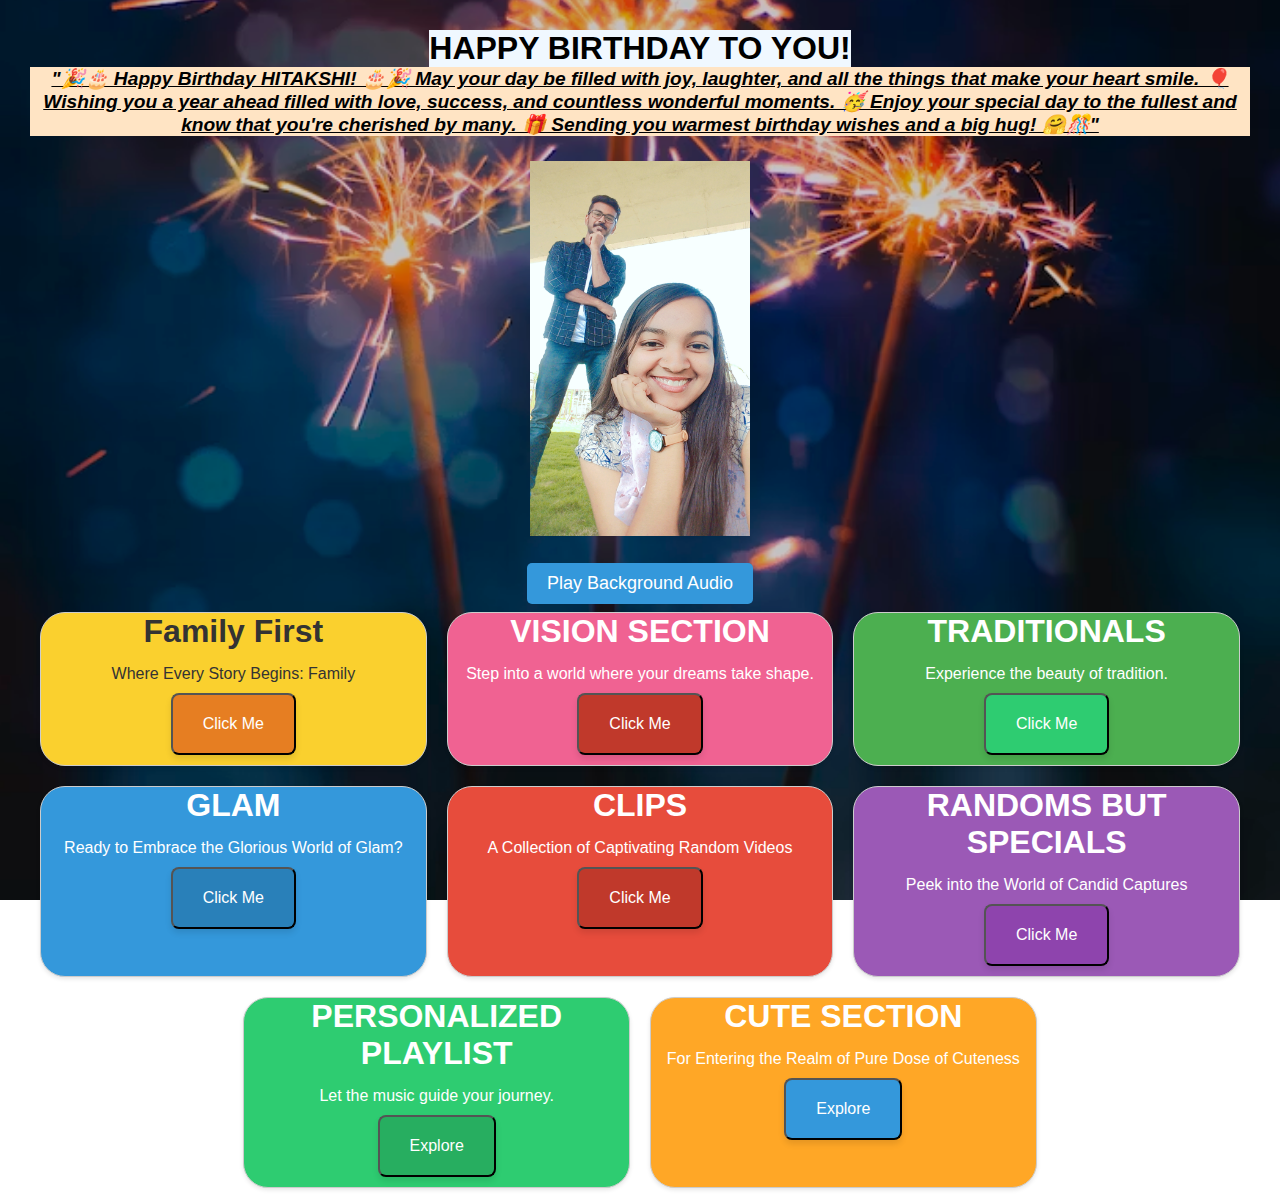
<file: index.html>
<!DOCTYPE html>
<html>

<head>
    <title>Happy Birthday</title>
    <link rel="stylesheet" type="text/css" href="styles.css">
</head>

<body>
    <div class="background-image">
        <div class="content">
            
            <header>
                <h1 style="background-color: aliceblue; display: inline-block;">HAPPY BIRTHDAY TO YOU!</h1>
                <p style=" margin-top: 20px black; background-color: bisque; text-decoration: underline; font-size: 1.2rem; font-weight: 600;"><i>"🎉🎂 Happy Birthday HITAKSHI! 🎂🎉 May your day be filled with joy, laughter, and all the things that make
                    your heart smile. 🎈 Wishing you a year ahead filled with love, success, and countless wonderful
                    moments. 🥳 Enjoy your special day to the fullest and know that you're cherished by many. 🎁 Sending
                    you warmest birthday wishes and a big hug! 🤗🎊" </i></p>
                <img src="images/home.jpg" style="margin-top: 25px; height: 375px; width: 220px;">
            </header>
            <audio id="background-audio" loop>
                <!-- Add your background audio source here -->
                <source src="songs/bdbg (1).mp3" type="audio/mpeg">
            </audio>
            <button id="playButton">Play Background Audio</button>
            <div class="cards">
                <!-- Card elements for themed pages -->
                <div class="card">
                    <h1>Family First</h1>
                    <p style="padding-top: 15px;">Where Every Story Begins: Family</p>
                    <button class="button-container"><a href="family.html" class="button-link">Click Me</a></button>
                </div>
                <div class="card">
                    <h1>VISION SECTION</h1>
                    <p style="padding-top: 15px;"> Step into a world where your dreams take shape.</p>
                    <button class="button-container"><a href="defense.html" class="button-link">Click Me</a></button>
                </div>
                <div class="card">
                    <h1>TRADITIONALS</h1>
                    <p style="padding-top: 15px;">Experience the beauty of tradition.</p>
                    <button class="button-container"><a href="traditional.html" class="button-link">Click Me</a></button>
                </div>
                <div class="card">
                    <h1>GLAM</h1>
                    <p style="padding-top: 15px;">Ready to Embrace the Glorious World of Glam?</p>
                    <button class="button-container"><a href="modern.html" class="button-link">Click Me</a></button>
                </div>
                <div class="card">
                    <h1>CLIPS</h1>
                    <p style="padding-top: 15px;">A Collection of Captivating Random Videos</p>
                    <button class="button-container"><a href="videos.html" class="button-link">Click Me</a></button>
                </div>
                <div class="card">
                    <h1>RANDOMS BUT SPECIALS</h1>
                    <p style="padding-top: 15px;">Peek into the World of Candid Captures</p>
                    <button class="button-container"><a href="random.html" class="button-link">Click Me</a></button>
                </div>
                <div class="card">
                    <h1>PERSONALIZED PLAYLIST</h1>
                    <p style="padding-top: 15px;"> Let the music guide your journey.</p>
                    <button class="button-container"><a href="songs.html" class="button-link">Explore</a></button>
                </div>
                <div class="card">
                    <h1>CUTE SECTION</h1>
                    <p style="padding-top: 15px;">For Entering the Realm of Pure Dose of Cuteness</p>
                    <button class="button-container"><a href="cute.html" class="button-link">Explore</a></button>
                </div>
            </div>
        </div>
    </div>
    <script src="script.js"></script>
</body>

</html>
</file>
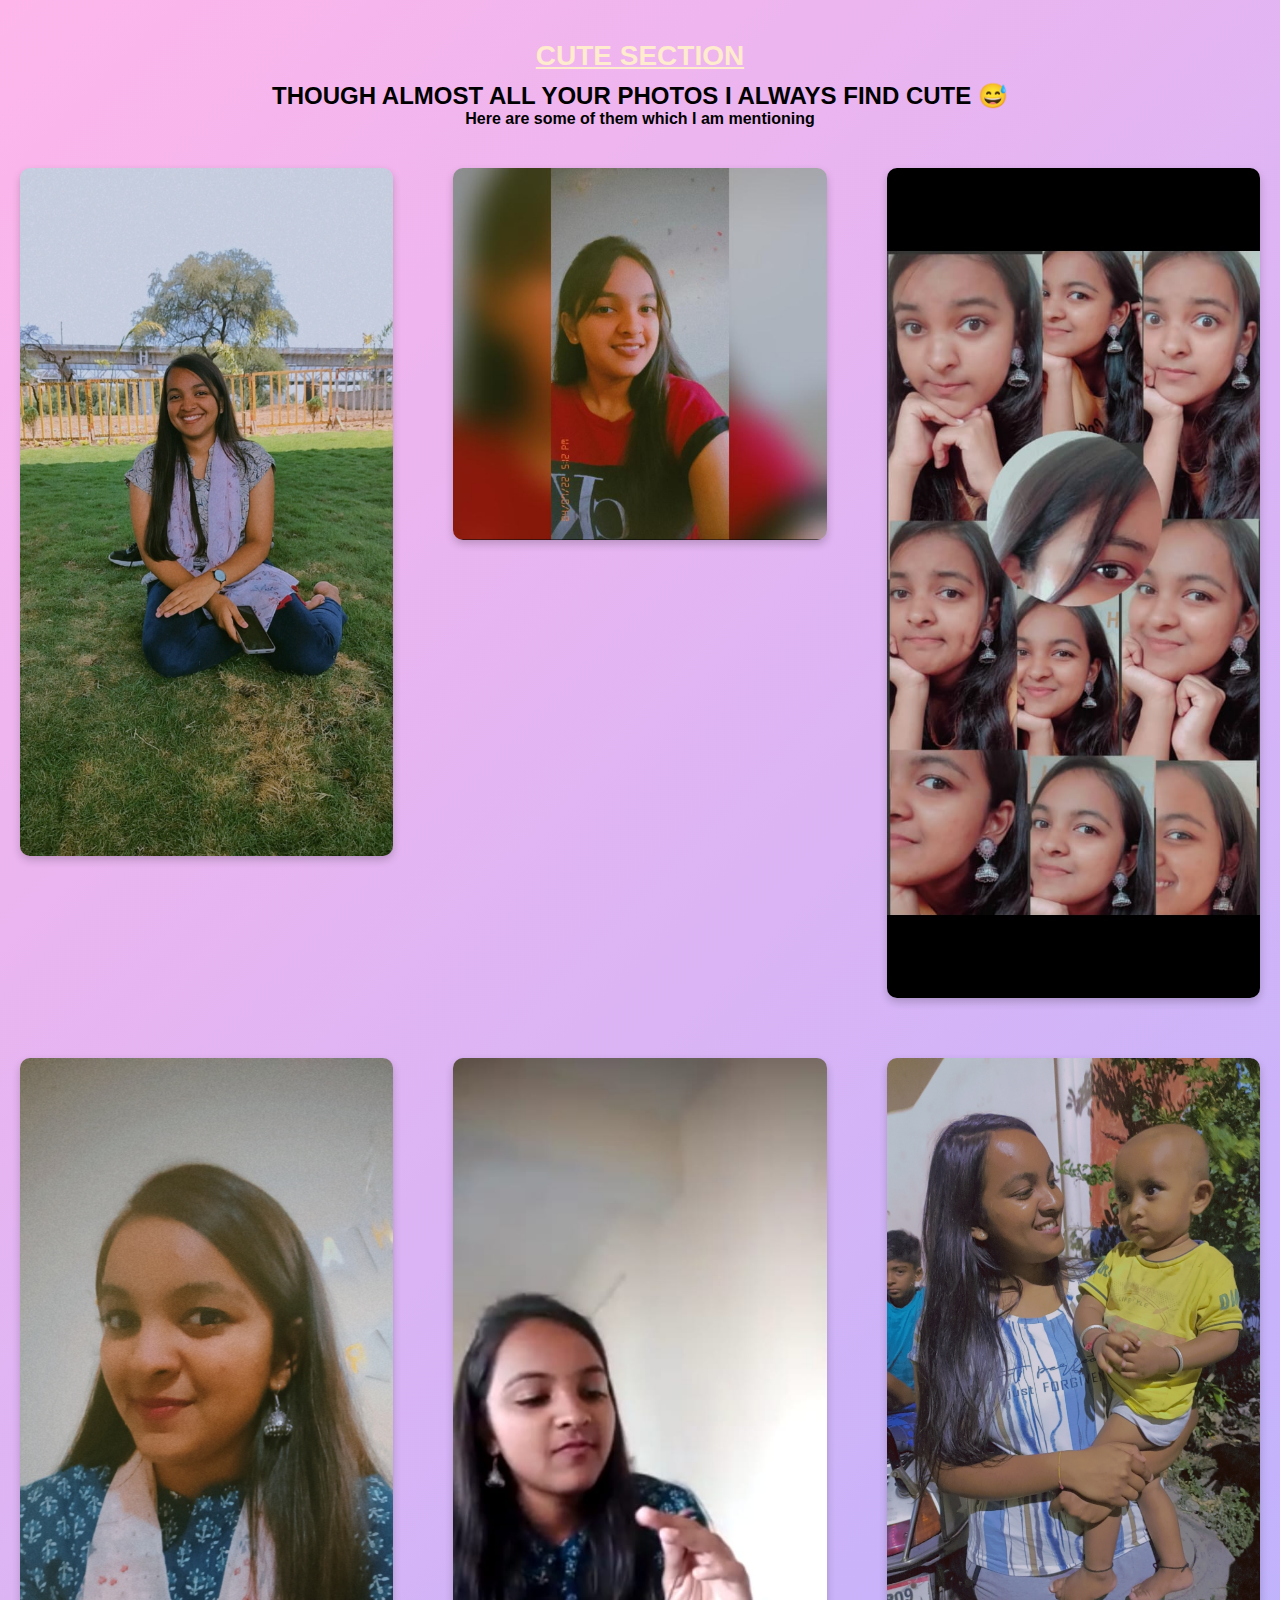
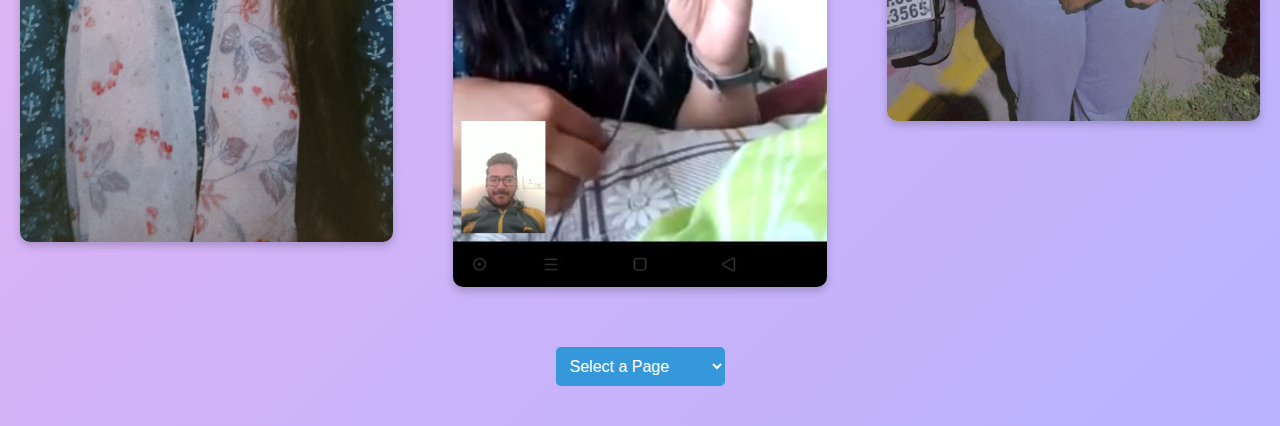
<file: cute.html>
<!DOCTYPE html>
<html>
<head>
    <title>Cute Photos</title>
    <link rel="stylesheet" type="text/css" href="cute-style.css">
</head>
<body>
    <div class="background-image">
        <div class="content">
            <header>
                <h1 style="text-decoration: underline; color: blanchedalmond;">CUTE SECTION</h1>
                <h2>THOUGH ALMOST ALL YOUR PHOTOS I ALWAYS FIND CUTE 😅</h2>
                <h4>Here are some of them which I am mentioning</h4>
            </header>
            <div class="photos">
                <img src="images/cute1.jpg" alt="Family Photo 1">
                <img src="images/cute2.jpg" alt="Family Photo 2">
                <img src="images/cute3.jpg" alt="Family Photo 3">
                <img src="images/cute4.jpg" alt="Family Photo 4">
                <img src="images/cute5.jpg" alt="Family Photo 5">
                <img src="images/cute6.jpg" alt="Family Photo 6">
            </div>
            <footer>
                <div class="navigation">
                    <select id="pageSelector" onchange="navigate()">
                        <option value="" disabled selected>Select a Page</option>
                        <option value="index.html">Home</option>
                        <option value="family.html">Home</option>
                        <option value="defense.html">Vision</option>
                        <option value="cute.html">Cute Photos</option>
                        <option value="traditional.html">Traditional Photos</option>
                        <option value="modern.html">Modern Photos</option>
                        <option value="videos.html">Videos</option>
                        <option value="random.html">Random Photos</option>
                        <option value="songs.html">Playlist</option>

                    </select>
                </div>
            </footer>
        </div>
    </div>
    <script src="script.js"></script>
</body>
</html>
</file>
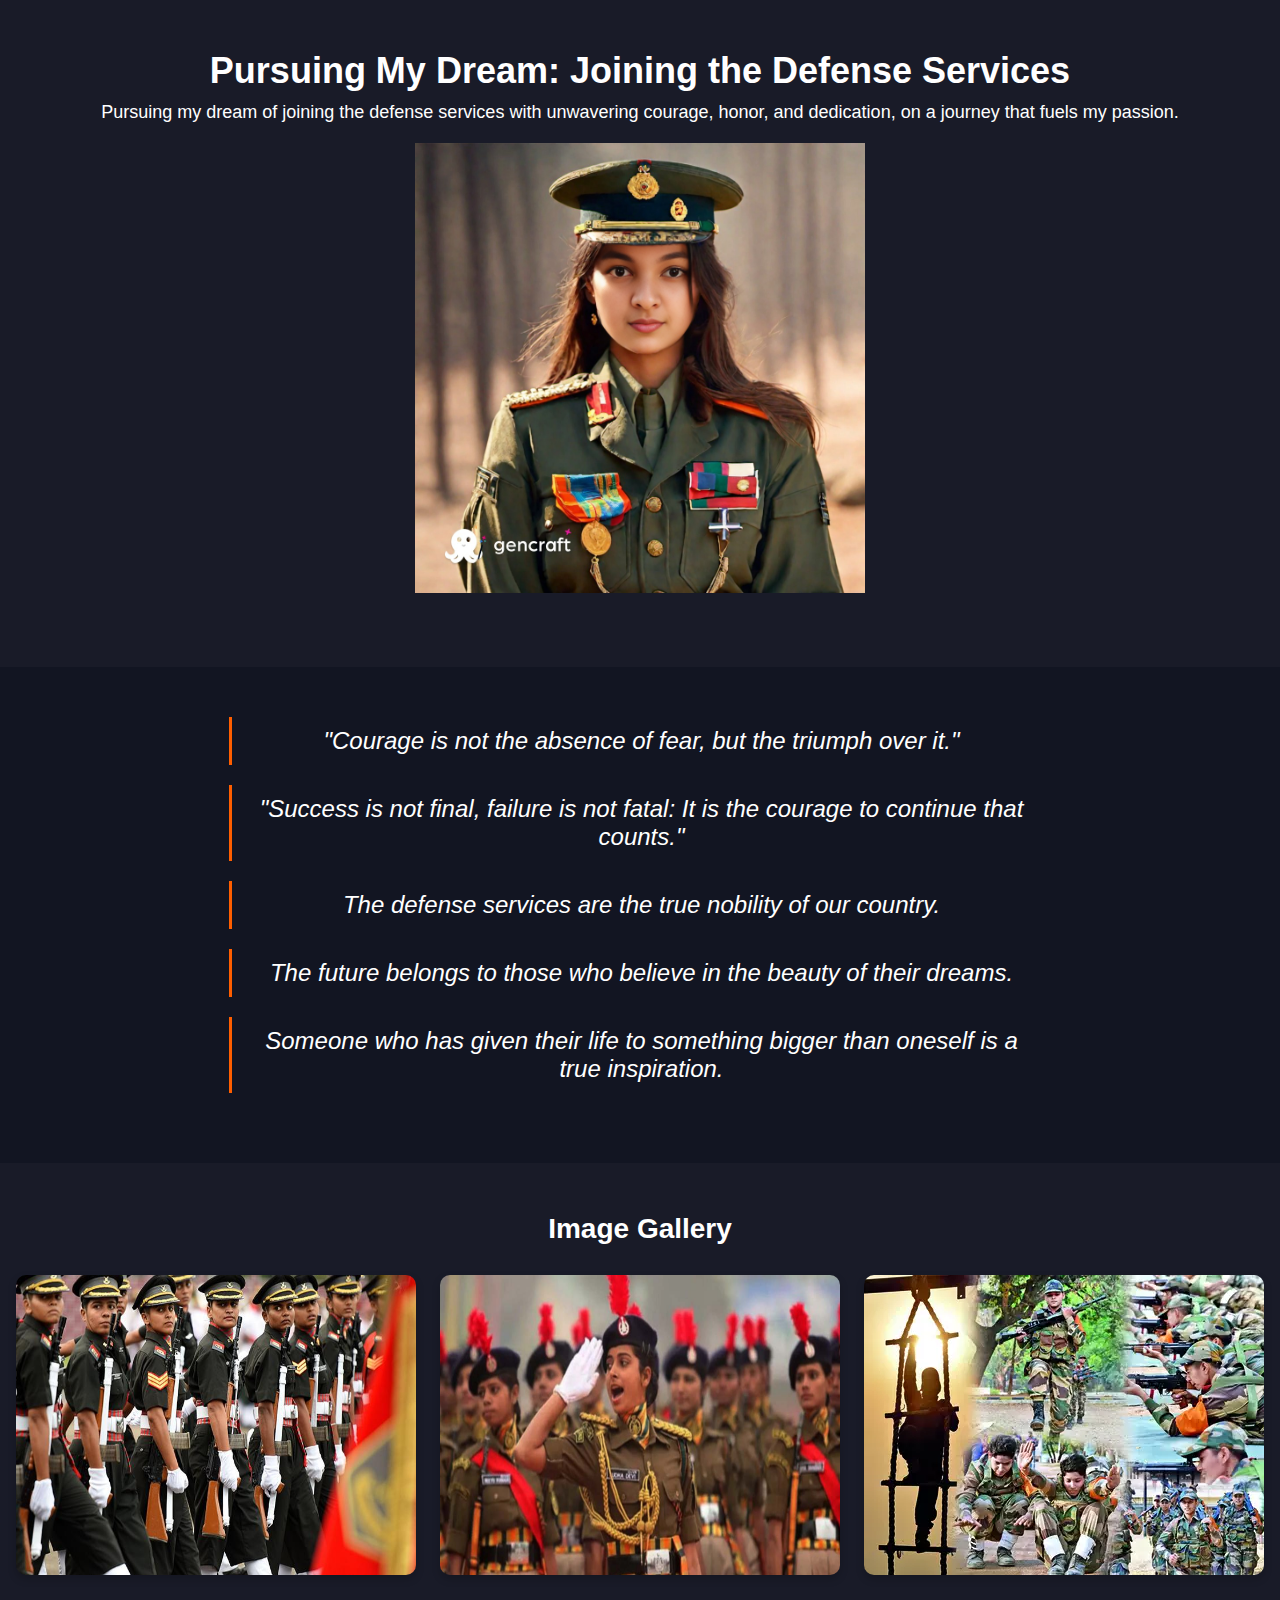
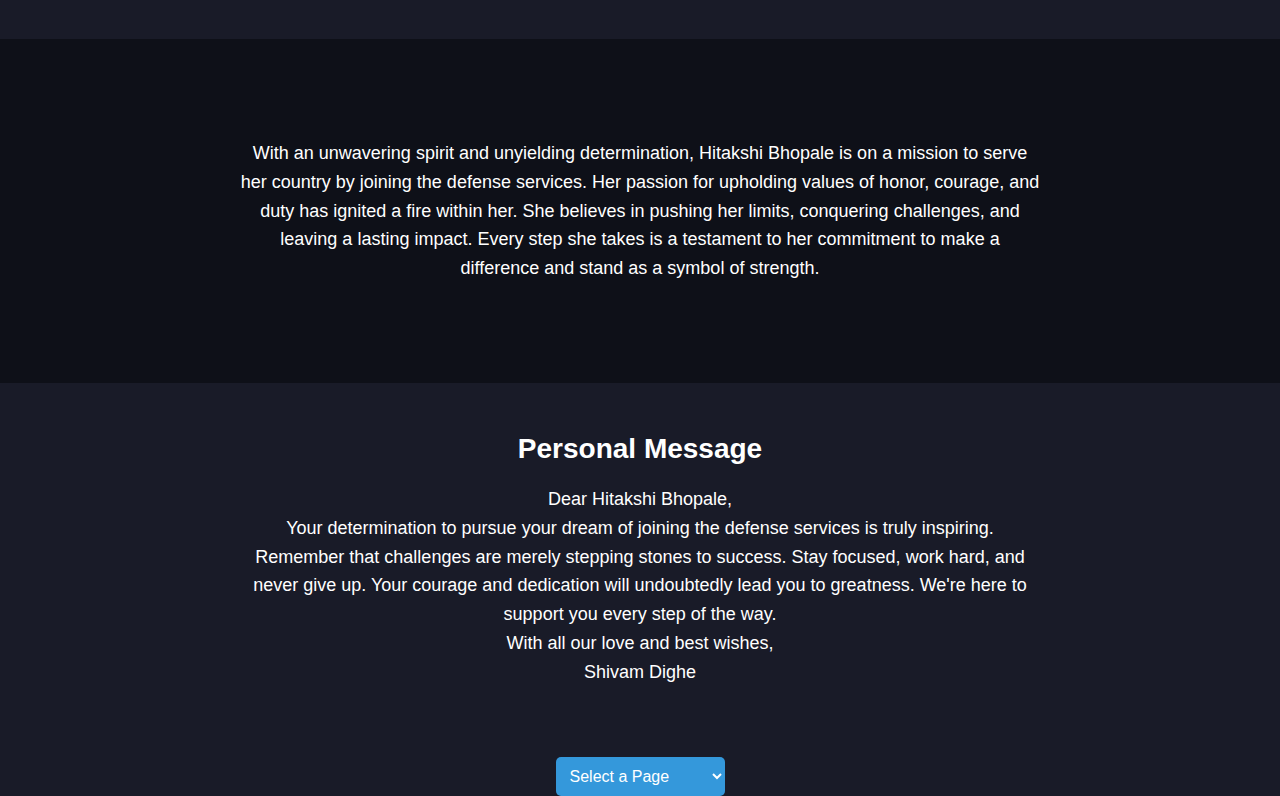
<file: defense.html>
<!DOCTYPE html>
<html>

<head>
    <title>Pursuing My Dream: Joining the Defense Services</title>
    <link rel="stylesheet" type="text/css" href="defense-style.css">
</head>

<body>
    <header>
        <h1>Pursuing My Dream: Joining the Defense Services</h1>
        <p>Pursuing my dream of joining the defense services with unwavering courage, honor, and dedication, on a
            journey that fuels my passion.</p>
        <img src="images/vision.jpg" alt="" srcset="" style="margin: 20px auto; width: 450px; height: 450px;">
    </header>

    <section class="quotes">
        <!-- Inspirational quotes will be added here -->
        <blockquote>
            "Courage is not the absence of fear, but the triumph over it."
        </blockquote>
        <blockquote>
            "Success is not final, failure is not fatal: It is the courage to continue that counts."
        </blockquote>
        <blockquote>
            The defense services are the true nobility of our country.
        </blockquote>
        <blockquote>
            The future belongs to those who believe in the beauty of their dreams.
        </blockquote>
        <blockquote>
            Someone who has given their life to something bigger than oneself is a true inspiration.
        </blockquote>

    </section>

    <section class="image-gallery">
        <!-- Image gallery will be added here -->
        <h2>Image Gallery</h2>
        <div class="image">
            <img src="images/d1.jpg" alt="Soldier 1" width="400px" height="300px">
        </div>
        <div class="image">
            <img src="images/d2.jpg" alt="Military Life" width="400px" height="300px">
        </div>
        <div class="image">
            <img src="images/d3.jpg" alt="Training" width="400px" height="300px">
        </div>
    </section>

    <section class="text-content">
        <!-- Text content about her dream will be added here -->
        <div class="text-content">
            <p>With an unwavering spirit and unyielding determination, Hitakshi Bhopale is on a mission to serve her
                country by joining the defense services. Her passion for upholding values of honor, courage, and duty
                has ignited a fire within her. She believes in pushing her limits, conquering challenges, and leaving a
                lasting impact. Every step she takes is a testament to her commitment to make a difference and stand as
                a symbol of strength.</p>
        </div>

    </section>

    <section class="personal-message">
        <!-- Personal message will be added here -->
        <h2>Personal Message</h2>
        <p>Dear Hitakshi Bhopale,</p>
        <p>Your determination to pursue your dream of joining the defense services is truly inspiring. Remember that challenges are merely stepping stones to success. Stay focused, work hard, and never give up. Your courage and dedication will undoubtedly lead you to greatness. We're here to support you every step of the way.</p>
        <p>With all our love and best wishes,</p>
        <p>Shivam Dighe</p>
    </section>

    
    <div class="navigation">
        <select id="pageSelector" onchange="navigate()">
            <option value="" disabled selected>Select a Page</option>
            <option value="index.html">Home</option>
            <option value="family.html">Family</option>
            <option value="defense.html">Vision</option>
            <option value="cute.html">Cute Photos</option>
            <option value="traditional.html">Traditional Photos</option>
            <option value="modern.html">Modern Photos</option>
            <option value="videos.html">Videos</option>
            <option value="random.html">Random Photos</option>
            <option value="songs.html">Playlist</option>

        </select>
    </div>

    <script src="script.js"></script>
</body>

</html>
</file>
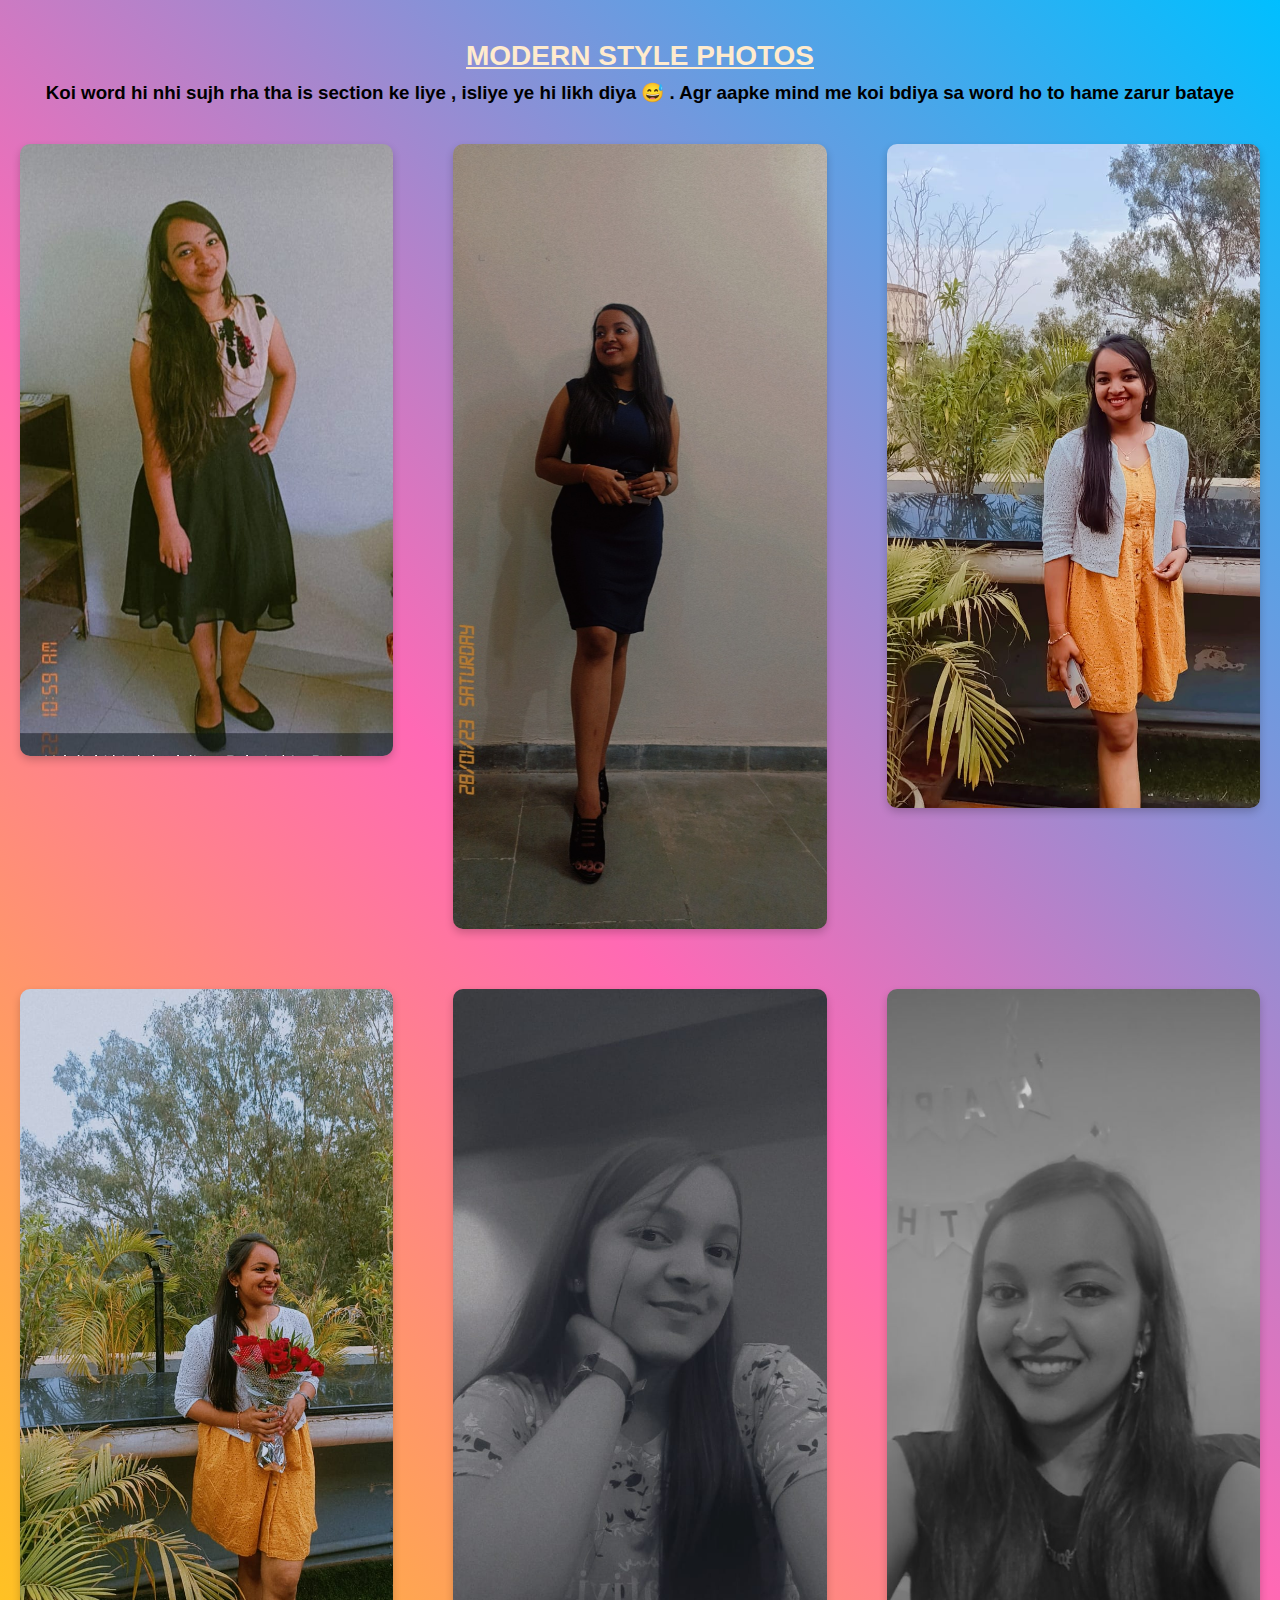
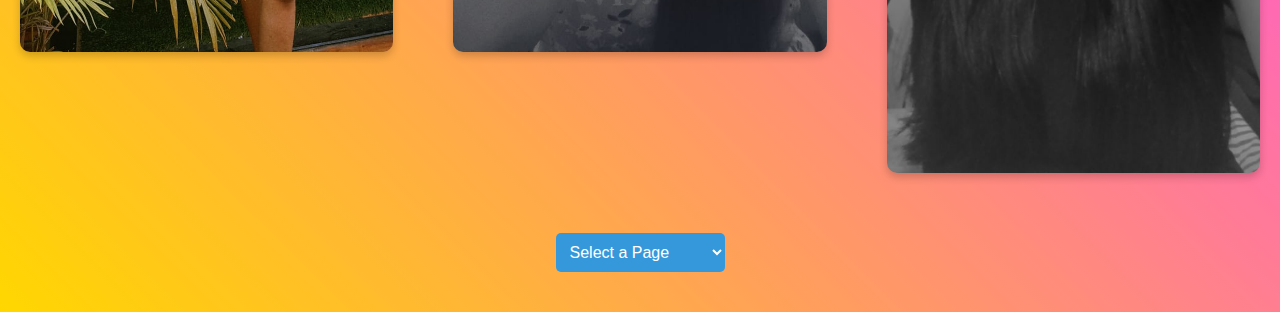
<file: modern.html>
<!DOCTYPE html>
<html>

<head>
    <title>Modern Photos</title>
    <link rel="stylesheet" type="text/css" href="modern-style.css">
</head>

<body>
    <div class="background-image">
        <div class="content">
            <header>
                <h1 style="text-decoration: underline; color: blanchedalmond;">MODERN STYLE PHOTOS</h1>
                <h3>Koi word hi nhi sujh rha tha is section ke liye , isliye ye hi likh diya 😅 . Agr aapke mind me koi
                    bdiya sa word ho to hame zarur bataye</h3>
            </header>
            <div class="photos">
                <img src="images/modern1.jpg" alt="Family Photo 1">
                <img src="images/modern2.jpg" alt="Family Photo 2">
                <img src="images/modern3.jpg" alt="Family Photo 3">
                <img src="images/modern4.jpg" alt="Family Photo 4">
                <img src="images/modern5.jpg" alt="Family Photo 5">
                <img src="images/modern6.jpg" alt="Family Photo 6">
            </div>
            <footer>
                <div class="navigation">
                    <select id="pageSelector" onchange="navigate()">
                        <option value="" disabled selected>Select a Page</option>
                        <option value="index.html">Home</option>
                        <option value="family.html">Family Time</option>
                        <option value="defense.html">Vision</option>
                        <option value="cute.html">Cute Photos</option>
                        <option value="traditional.html">Traditional Photos</option>
                        <option value="modern.html">Modern Photos</option>
                        <option value="videos.html">Videos</option>
                        <option value="random.html">Random Photos</option>
                        <option value="songs.html">Playlist</option>

                    </select>
                </div>
            </footer>
        </div>
    </div>
    <script src="script.js"></script>
</body>

</html>
</file>
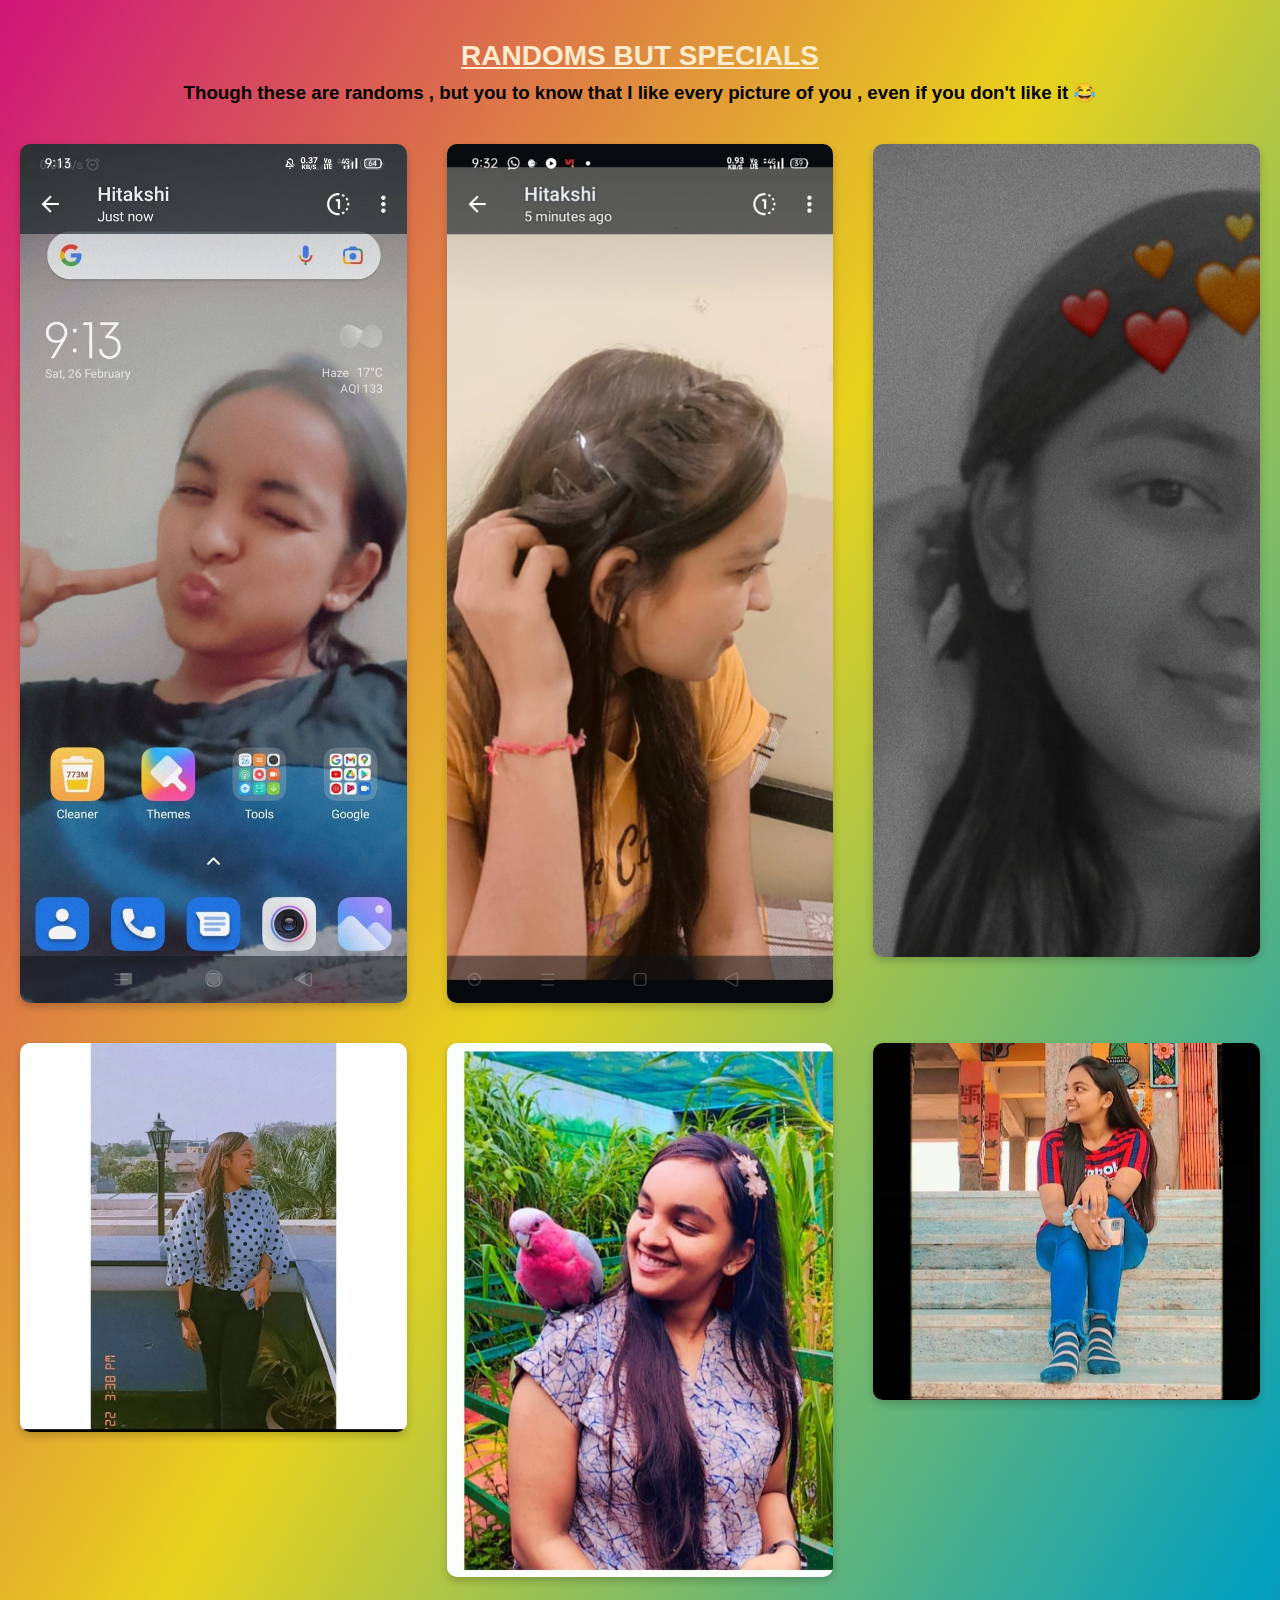
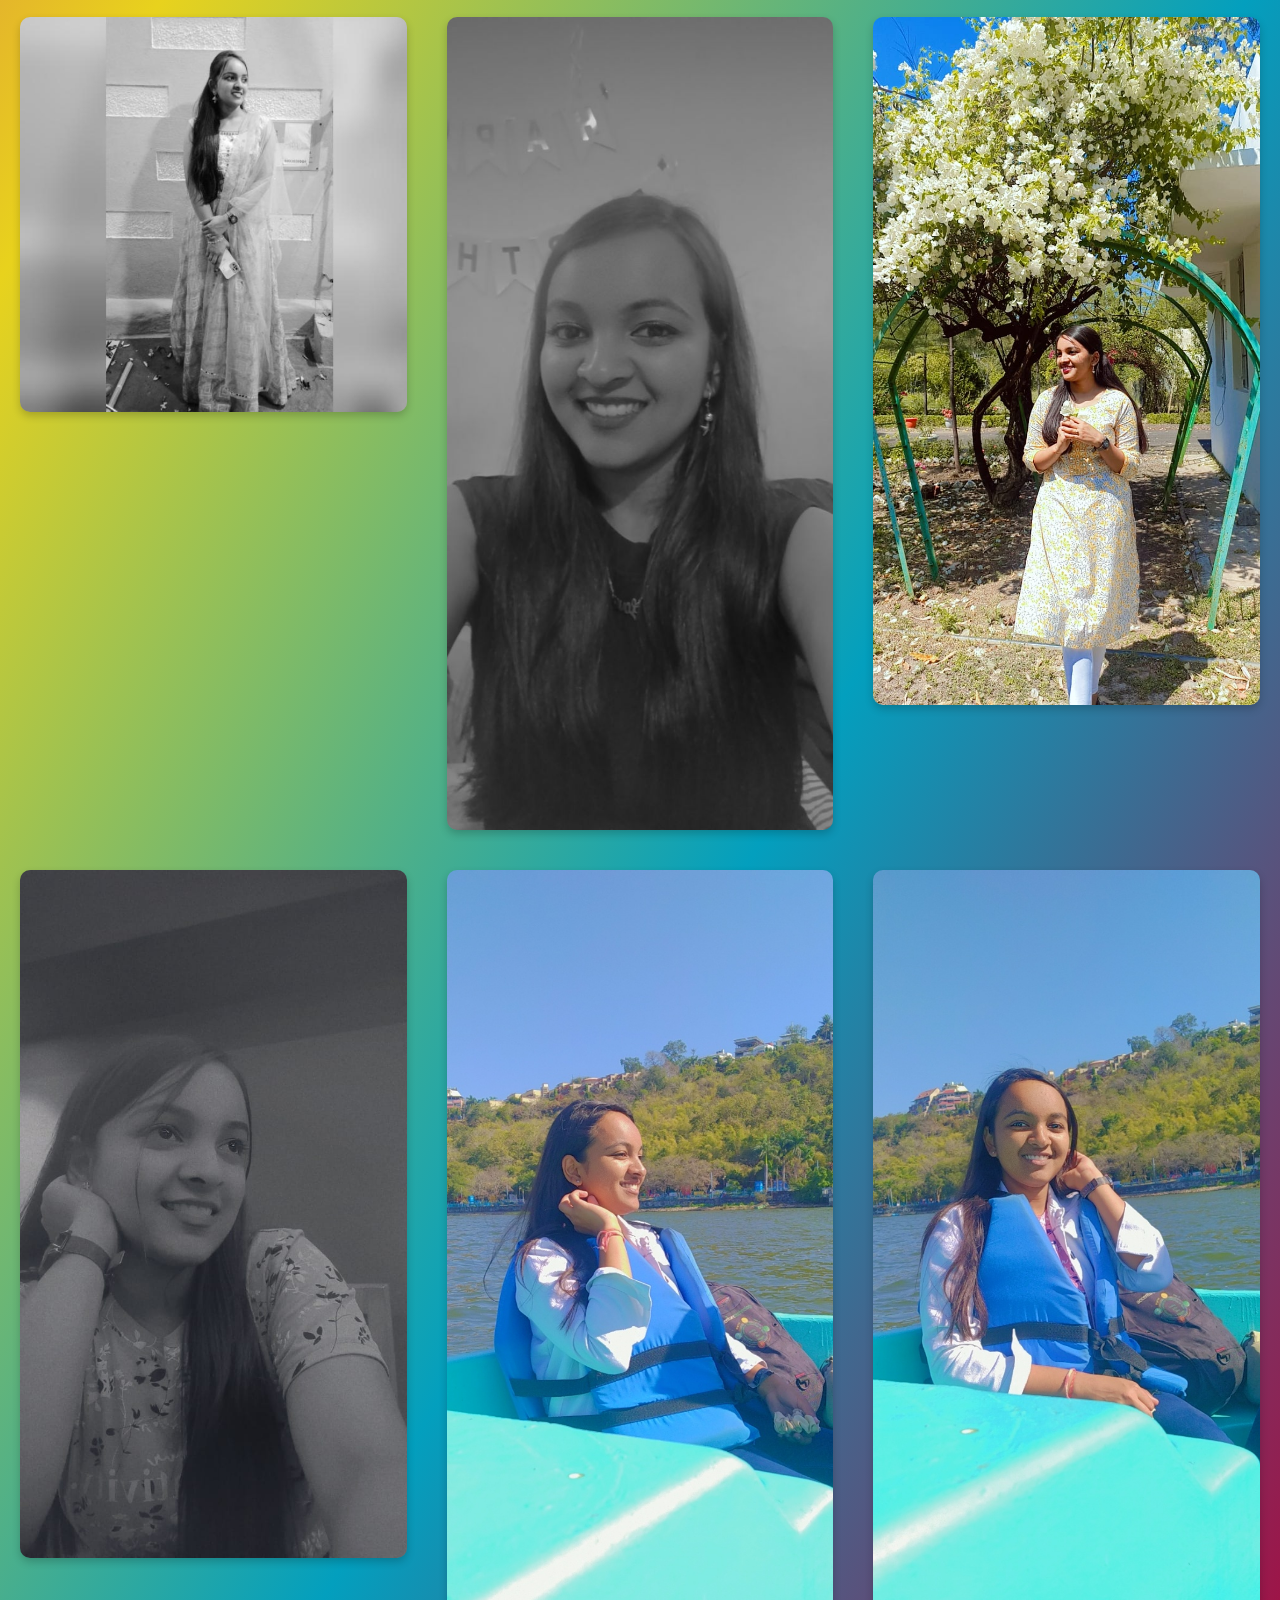
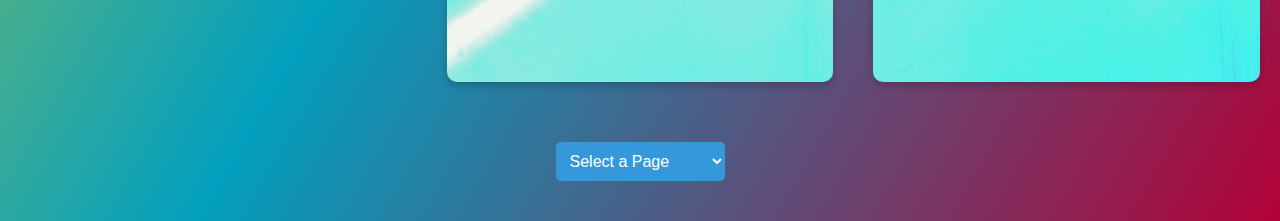
<file: random.html>
<!DOCTYPE html>
<html>
<head>
    <title>Random Photos</title>
    <link rel="stylesheet" type="text/css" href="random-style.css">
</head>
<body>
    <div class="background-image">
        <div class="content">
            <header>
                <h1 style="text-decoration: underline; color: blanchedalmond;">RANDOMS BUT SPECIALS</h1>
                <h3>Though these are randoms , but you to know that I like every picture of you , even if you don't like it 😂</h3>
            </header>
            <div class="photos">
                <img src="images/r1.jpg" alt="Family Photo 1">
                <img src="images/r2.jpg" alt="Family Photo 2">
                <img src="images/r3.jpg" alt="Family Photo 3">
                <img src="images/r4.jpg" alt="Family Photo 4">
                <img src="images/r5.jpg" alt="Family Photo 5">
                <img src="images/r6.jpg" alt="Family Photo 6">
                <img src="images/r7.jpg" alt="Family Photo 7">
                <img src="images/r8.jpg" alt="Family Photo 8">
                <img src="images/r9.jpg" alt="Family Photo 9">
                <img src="images/r10.jpg" alt="Family Photo 10">
                <img src="images/r11.jpg" alt="Family Photo 11">
                <img src="images/r12.jpg" alt="Family Photo 12">
            </div>
            <footer>
                <div class="navigation">
                    <select id="pageSelector" onchange="navigate()">
                        <option value="" disabled selected>Select a Page</option>
                        <option value="index.html">Home</option>
                        <option value="family.html">Family Time</option>
                        <option value="defense.html">Vision</option>
                        <option value="cute.html">Cute Photos</option>
                        <option value="traditional.html">Traditional Photos</option>
                        <option value="modern.html">Modern Photos</option>
                        <option value="videos.html">Videos</option>
                        <option value="random.html">Random Photos</option>
                        <option value="songs.html">Playlist</option>

                    </select>
                </div>
            </footer>
        </div>
    </div>
    <script src="script.js"></script>
</body>
</html>
</file>
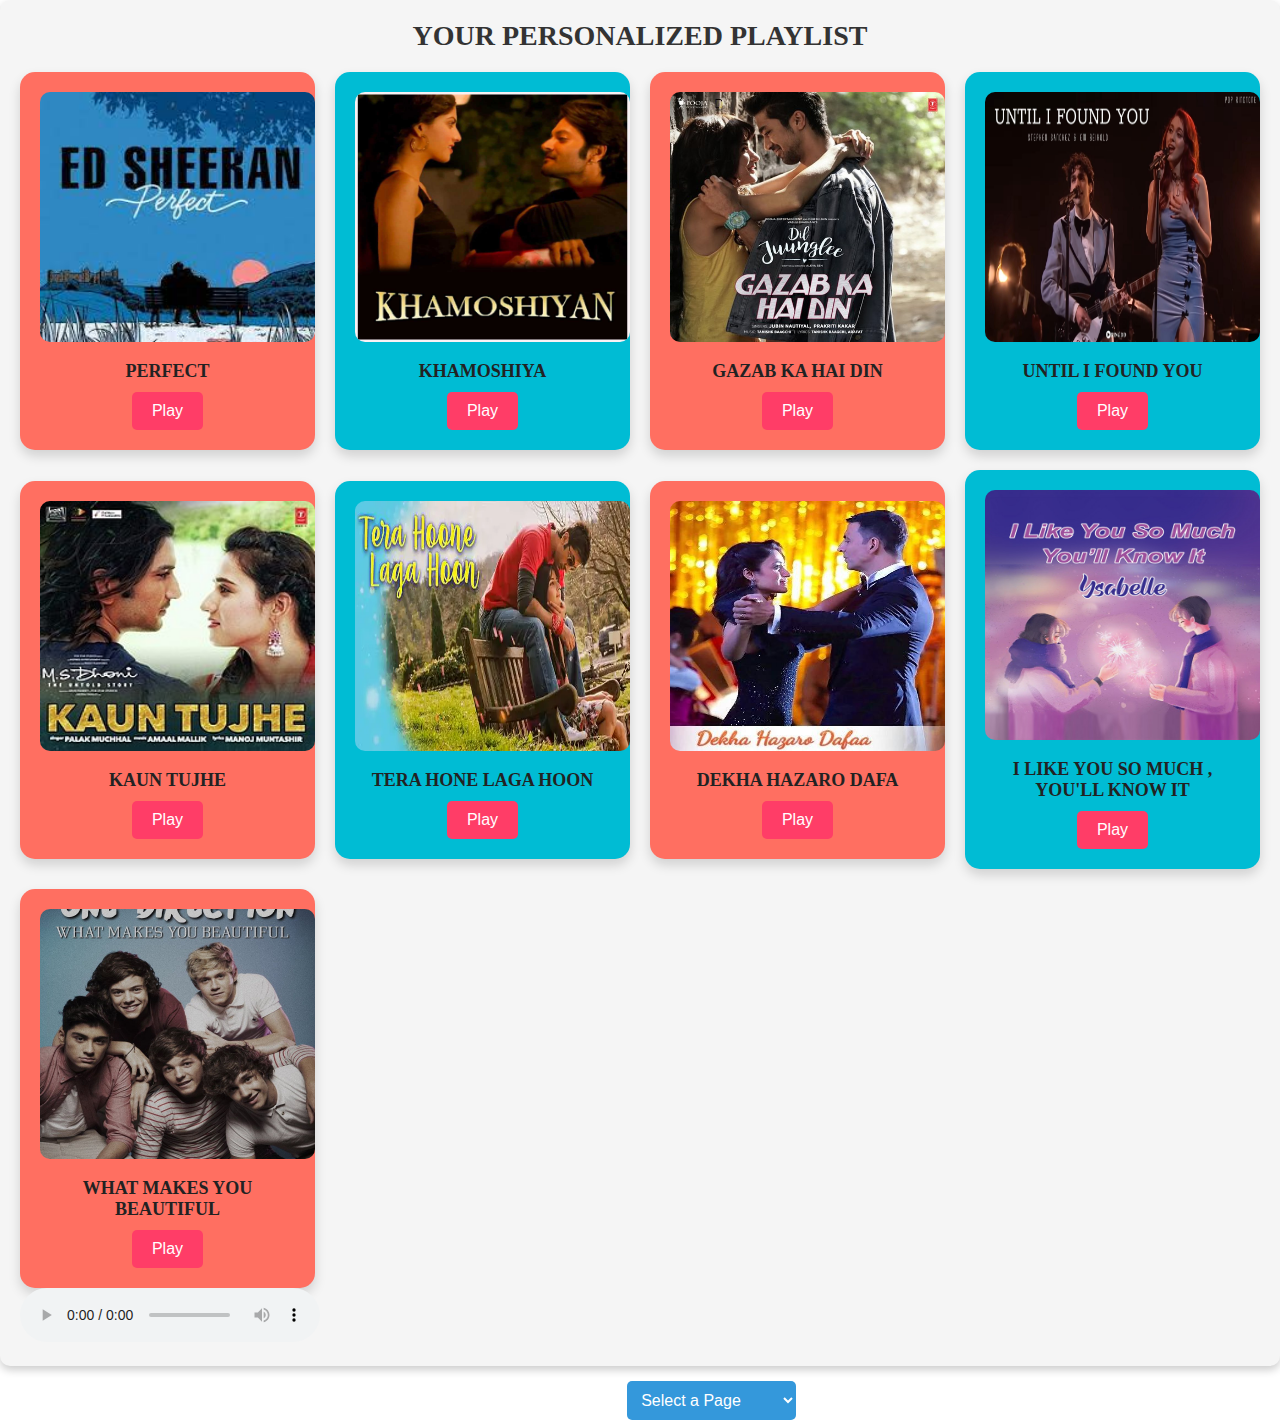
<file: songs.html>
<!DOCTYPE html>
<html>
<head>
    <title>Personalized Playlist</title>
    <link rel="stylesheet" type="text/css" href="playlist-style.css">
</head>
<body>
    <div class="playlist">
        <h2>YOUR PERSONALIZED PLAYLIST</h2>
        <div class="playlist-items">
            <div class="playlist-item">
                <img src="images/perf.jpg" alt="Song 1">
                <h3>PERFECT</h3>
                <button class="play-button">Play</button>
            </div>
            
            <div class="playlist-item">
                <img src="images/khamo.jpg" alt="Song 2">
                <h3>KHAMOSHIYA</h3>
                <button class="play-button">Play</button>
            </div>

            <div class="playlist-item">
              <img src="images/gazab.jpg" alt="Song 2">
              <h3>GAZAB KA HAI DIN</h3>
              <button class="play-button">Play</button>
            </div>

            <div class="playlist-item">
            <img src="images/until.jpg" alt="Song 2">
            <h3>UNTIL I FOUND YOU</h3>
            <button class="play-button">Play</button>
            </div>

        <div class="playlist-item">
          <img src="images/kaun.jpg" alt="Song 2">
          <h3>KAUN TUJHE</h3>
          <button class="play-button">Play</button>
        </div>

        <div class="playlist-item">
        <img src="images/tera.jpg" alt="Song 2">
        <h3>TERA HONE LAGA HOON</h3>
        <button class="play-button">Play</button>
    </div>

    <div class="playlist-item">
      <img src="images/dekha.jpg" alt="Song 2">
      <h3>DEKHA HAZARO DAFA</h3>
      <button class="play-button">Play</button>
  </div>

  <div class="playlist-item">
    <img src="images/i like.jpg" alt="Song 2">
    <h3>I LIKE YOU SO MUCH , YOU'LL KNOW IT</h3>
    <button class="play-button">Play</button>
</div>

<div class="playlist-item">
  <img src="images/what.jpeg" alt="Song 2">
  <h3>WHAT MAKES YOU BEAUTIFUL</h3>
  <button class="play-button">Play</button>
</div>
            
            <!-- Add more playlist items as needed -->
        </div>
        
        <audio id="audioPlayer" controls></audio>
    </div>

    <div class="navigation">
      <select id="pageSelector" onchange="navigate()">
          <option value="" disabled selected>Select a Page</option>
          <option value="index.html">Home</option>
          <option value="family.html">Family Time</option>
          <option value="defense.html">Vision</option>
          <option value="cute.html">Cute Photos</option>
          <option value="traditional.html">Traditional Photos</option>
          <option value="modern.html">Modern Photos</option>
          <option value="videos.html">Videos</option>
          <option value="random.html">Random Photos</option>
          <option value="songs.html">Playlist</option>

      </select>
  </div>
    
    <script src="playlist.js"></script>
</body>
</html>
</file>
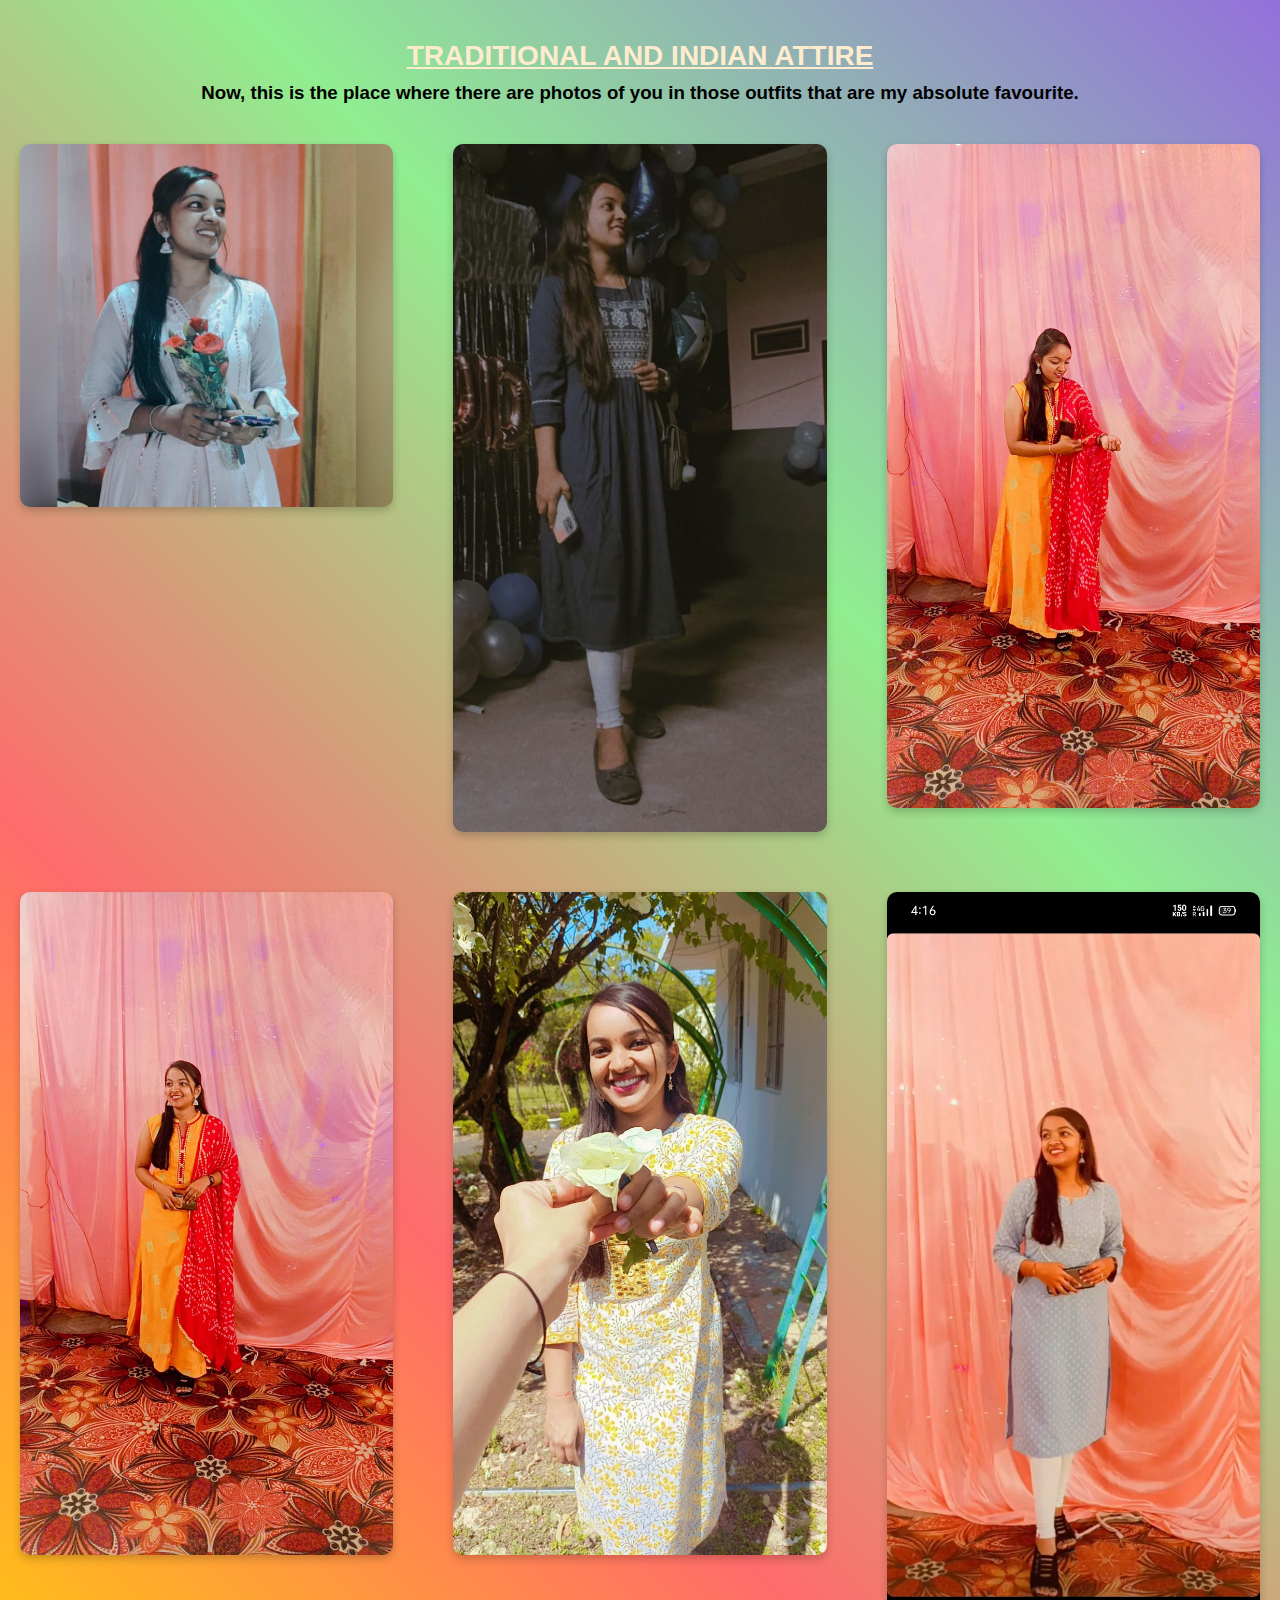
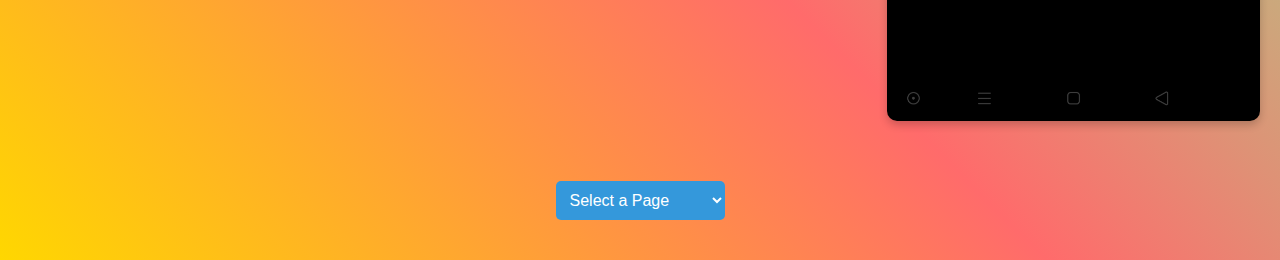
<file: traditional.html>
<!DOCTYPE html>
<html>
<head>
    <title>MyFav Photos</title>
    <link rel="stylesheet" type="text/css" href="traditional-style.css">
</head>
<body>
    <div class="background-image">
        <div class="content">
            <header>
                <h1 style="text-decoration: underline; color: blanchedalmond;">TRADITIONAL AND INDIAN ATTIRE</h1>
                <h3>Now, this is the place where there are photos of you in those outfits that are my absolute favourite.</h3>
            </header>
            <div class="photos">
                <img src="images/t1.jpg" alt="Family Photo 1">
                <img src="images/t2.jpg" alt="Family Photo 2">
                <img src="images/t3.jpg" alt="Family Photo 3">
                <img src="images/t4.jpg" alt="Family Photo 4">
                <img src="images/t5.jpg" alt="Family Photo 5">
                <img src="images/t6.jpg" alt="Family Photo 6">
            </div>
            <footer>
                <div class="navigation">
                    <select id="pageSelector" onchange="navigate()">
                        <option value="" disabled selected>Select a Page</option>
                        <option value="index.html">Home</option>
                        <option value="family.html">Family Time</option>
                        <option value="defense.html">Vision</option>
                        <option value="cute.html">Cute Photos</option>
                        <option value="traditional.html">Traditional Photos</option>
                        <option value="modern.html">Modern Photos</option>
                        <option value="videos.html">Videos</option>
                        <option value="random.html">Random Photos</option>
                        <option value="songs.html">Playlist</option>
                        
                    </select>
                </div>
            </footer>
        </div>
    </div>
    <script src="script.js"></script>
</body>
</html>
</file>
<file: styles.css>
/* Basic reset */
* {
    margin: 0;
    padding: 0;
    box-sizing: border-box;
}

body {
    font-family: Arial, sans-serif;
    margin: 0;
    padding: 0;
    background: none;
}

.background-image {
    /* Set the background image of the person */
    background-image: url('images/bday.jpg');
    /* Adjust background styles to cover the entire page */
    background-size: cover;
    background-position: center;
    width: 100%;
    height: 100vh;
    position: relative;
}

/* Style for the play button */
#playButton {
    display: block;
    margin: -2px auto;
    background-color: #3498db;
    color: white;
    padding: 10px 20px;
    border: none;
    border-radius: 5px;
    font-size: 18px;
    cursor: pointer;
    transition: background-color 0.3s, transform 0.3s;
}

#playButton:hover {
    background-color: #2980b9;
    transform: scale(1.05);
}


.content {
    position: absolute;
    top: 0;
    left: 0;
    width: 100%;
    height: 100%;
    display: flex;
    flex-direction: column;
    justify-content: space-between;
    background-color: rgba(0, 0, 0, 0.2); /* Semi-transparent overlay for content */
    color: black; /* Text color for content */
    padding: 10px; /* Adjusted padding for content */
}

header {
    text-align: center;
    padding: 20px;
    margin-bottom: 5px;
}

.cards {
    display: flex;
    justify-content: center; /* Center the cards horizontally */
    flex-wrap: wrap; /* Allow cards to wrap to the next row */
    gap: 20px; /* Add spacing between cards */
    padding: 10px 20px; /* Adjusted padding for cards */
}

.card {
    flex: 0 0 calc(33.3333% - 20px);
    border: 1px solid #ccc;
    padding: 0;
    text-align: center;
    box-shadow: 0 2px 4px rgba(0, 0, 0, 0.1);
    transition: transform 0.3s, box-shadow 0.3s;
    border-radius: 25px
    /* Add background colors for each card */
    
}
.card:nth-child(1) {
    background-color: #FAD02E; /* Card 1 */
    color: #333333;
}
.card:nth-child(1) button{
    background-color: #E67E22;
    color: #FFFFFF;
}

.card:nth-child(2) {
    background-color: #F06292; /* Card 2 */
    color: #FFFFFF;
}
.card:nth-child(2) button{
    background-color: #C0392B;
    color: #ffffff;
}

.card:nth-child(3) {
    background-color: #4CAF50; /* Card 3 */
    color: #FFFFFF;
}
.card:nth-child(3) button{
    background-color:  #2ECC71;
    color: #ffffff;
}

.card:nth-child(4) {
    background-color: #3498DB; /* Card 4 */
    color: #FFFFFF;
}
.card:nth-child(4) .button-container{
    background-color:  #2980B9;
    color: #ffffff;
}

.card:nth-child(5) {
    background-color: #E74C3C; /* Card 5 */
    color: #FFFFFF;
}
.card:nth-child(5) .button-container{
    background-color: #C0392B;
    color: #ffffff;
}

.card:nth-child(6) {
    background-color: #9B59B6; /* Card 6 */
    color: #FFFFFF;
}
.card:nth-child(6) .button-container{
    background-color: #8E44AD;
    color: #ffffff;
}

.card:nth-child(7) {
    background-color: #2ECC71; /* Card 6 */
    color: #FFFFFF;
}
.card:nth-child(7) .button-container{
    background-color: #27AE60;
    color: #ffffff;
}

.card:nth-child(8) {
    background-color: #FFA726; /* Card 6 */
    color: #FFFFFF;
}
.card:nth-child(8) .button-container{
    background-color: #3498db;
    color: #ffffff;
}


.card:hover {
    transform: scale(1.1) rotate(5deg); /* Increase size and apply rotation on hover */
    box-shadow: 0 8px 16px rgba(0, 0, 0, 0.3); /* Enhanced shadow on hover */
}


.card img {
    max-width: 100%;
    height: auto;
}

/* Rest of your CSS styles for other elements */
/* Style for the outer button container */
.button-container {
    display: inline-block;
    margin: 10px;
    padding: 10px;
    border-radius: 8px;
    box-shadow: 0 4px 6px rgba(0, 0, 0, 0.1);
    overflow: hidden;
  }
  
  /* Style for the anchor tag inside the button */
  .button-link {
    display: block;
    padding: 10px 20px;
    color: #ffffff;
    font-size: 16px;
    text-decoration: none;
    transition: background-color 0.3s, transform 0.2s;
  }
  
  /* Hover effect */
  .button-link:hover {
    transform: scale(1.05);
  }
  
  /* Active effect */
</file>
<file: cute-style.css>
/* Basic reset */
* {
    margin: 0;
    padding: 0;
    box-sizing: border-box;
}

body {
    font-family: Arial, sans-serif;
    margin: 0;
    padding: 0;
    background: linear-gradient(135deg, #FEB6EA, #B8B2FF); /* Gradient background */
}

.content {
    display: flex;
    flex-direction: column;
    align-items: center;
    padding: 20px;
    text-align: center;
}

header {
    padding: 20px 0;
}

h1 {
    font-size: 28px;
    color: #333;
    margin-bottom: 10px;
}

.photos {
    display: grid;
    grid-template-columns: repeat(3, 1fr);
    gap: 60px;
    margin-top: 20px;
}

.photos img {
    max-width: 100%;
    border-radius: 10px;
    box-shadow: 0 4px 8px rgba(0, 0, 0, 0.2);
    transition: transform 0.3s, box-shadow 0.3s;
}

.photos img:hover {
    transform: scale(1.05);
    box-shadow: 0 6px 12px rgba(0, 0, 0, 0.3);
}

footer {
    margin-top: 20px;
    padding: 20px 0;
    
}

.audio {
    display: none;
}

button {
    background-color: #e74c3c;
    color: white;
    padding: 10px 20px;
    border: none;
    border-radius: 5px;
    font-size: 30px;
    cursor: pointer;
    transition: background-color 0.3s, transform 0.3s;
    margin: 5px;
}

button:hover {
    background-color: #c0392b;
    transform: scale(1.05);
}

.navigation {
    margin-top: 20px;
}

#pageSelector {
    padding: 10px;
    font-size: 16px;
    border-radius: 5px;
    border: none;
    background-color: #3498db;
    color: white;
    cursor: pointer;
    transition: background-color 0.3s, transform 0.3s;
}

#pageSelector:hover {
    background-color: #2980b9;
    transform: scale(1.05);
}

#pageSelector:focus {
    outline: none;
    background-color: rgba(255, 255, 255, 0.3); /* Lighten when focused */
    border: 1px solid #3498db;
    box-shadow: 0 0 10px rgba(52, 152, 219, 0.5);
}

#pageSelector option {
    background-color: #444;
    color: #fff;
    font-size: 16px;
    padding: 10px;
    transition: background-color 0.3s, color 0.3s;
}

#pageSelector option:hover {
    background-color: #333;
    color: #fff;
}
</file>
<file: defense-style.css>
/* Basic reset */
/* Reset default margin and padding */
body, h1, h2, h3, p {
    margin: 0;
    padding: 0;
}

/* Body background and text color */
body {
    background-color: #191b28;
    color: #fff;
    font-family: Arial, sans-serif;
}

/* Header styling */
header {
    text-align: center;
    padding: 50px 0;
}

header h1 {
    font-size: 36px;
    font-weight: bold;
    margin-bottom: 10px;
}

header p {
    font-size: 18px;
}

/* Quote section */
.quotes {
    background-color: #121522;
    padding: 50px 0;
    text-align: center;
}

.quotes blockquote {
    font-size: 24px;
    font-style: italic;
    margin: 0 auto 20px;
    max-width: 800px;
    padding: 10px;
    border-left: 3px solid #ff5e00;
}

/* Image gallery */
.image-gallery {
    text-align: center;
    padding: 50px 0;
}

.image-gallery h2 {
    font-size: 28px;
    font-weight: bold;
    margin-bottom: 20px;
}

.image-gallery .image {
    display: inline-block;
    margin: 10px;
}

.image-gallery img {
    max-width: 100%;
    border-radius: 10px;
    box-shadow: 0 4px 8px rgba(0, 0, 0, 0.2);
}

/* Text content */
.text-content {
    background-color: #0e1018;
    padding: 50px 0;
    text-align: center;
}

.text-content p {
    font-size: 18px;
    line-height: 1.6;
    max-width: 800px;
    margin: 0 auto;
}

/* Personal message */
.personal-message {
    text-align: center;
    padding: 50px 0;
}

.personal-message h2 {
    font-size: 28px;
    font-weight: bold;
    margin-bottom: 20px;
}

.personal-message p {
    font-size: 18px;
    line-height: 1.6;
    max-width: 800px;
    margin: 0 auto;
}

/* Navigation section */
/* Add styles for quotes, image gallery, text content, personal message, embedded videos, badge customization, and inspirational message sections */

.navigation {
    margin-top: 20px;
    text-align: center;
}

#pageSelector {
    padding: 10px;
    font-size: 16px;
    border-radius: 5px;
    border: none;
    background-color: #3498db;
    color: white;
    cursor: pointer;
    transition: background-color 0.3s, transform 0.3s;
}

#pageSelector:hover {
    background-color: #2980b9;
    transform: scale(1.05);
}

#pageSelector:focus {
    outline: none;
    background-color: rgba(255, 255, 255, 0.3); /* Lighten when focused */
    border: 1px solid #3498db;
    box-shadow: 0 0 10px rgba(52, 152, 219, 0.5);
}

#pageSelector option {
    background-color: #444;
    color: #fff;
    font-size: 16px;
    padding: 10px;
    transition: background-color 0.3s, color 0.3s;
}

#pageSelector option:hover {
    background-color: #333;
    color: #fff;
}
</file>
<file: modern-style.css>
/* Basic reset */
* {
    margin: 0;
    padding: 0;
    box-sizing: border-box;
}

body {
    font-family: Arial, sans-serif;
    margin: 0;
    padding: 0;
    background: linear-gradient(45deg, #FFD700, #FF69B4, #00BFFF); /* Gradient background */
}

.content {
    display: flex;
    flex-direction: column;
    align-items: center;
    padding: 20px;
    text-align: center;
}

header {
    padding: 20px 0;
}

h1 {
    font-size: 28px;
    color: #333;
    margin-bottom: 10px;
}

.photos {
    display: grid;
    grid-template-columns: repeat(3, 1fr);
    gap: 60px;
    margin-top: 20px;
}

.photos img {
    max-width: 100%;
    border-radius: 10px;
    box-shadow: 0 4px 8px rgba(0, 0, 0, 0.2);
    transition: transform 0.3s, box-shadow 0.3s;
}

.photos img:hover {
    transform: scale(1.05);
    box-shadow: 0 6px 12px rgba(0, 0, 0, 0.3);
}

footer {
    margin-top: 20px;
    padding: 20px 0;
}

.audio {
    display: none;
}

button {
    background-color: #e74c3c;
    color: white;
    padding: 10px 20px;
    border: none;
    border-radius: 5px;
    font-size: 16px;
    cursor: pointer;
    transition: background-color 0.3s, transform 0.3s;
    margin: 5px;
}

button:hover {
    background-color: #c0392b;
    transform: scale(1.05);
}

.navigation {
    margin-top: 20px;
}

#pageSelector {
    padding: 10px;
    font-size: 16px;
    border-radius: 5px;
    border: none;
    background-color: #3498db;
    color: white;
    cursor: pointer;
    transition: background-color 0.3s, transform 0.3s;
}

#pageSelector:hover {
    background-color: #2980b9;
    transform: scale(1.05);
}

#pageSelector:focus {
    outline: none;
    background-color: rgba(255, 255, 255, 0.3); /* Lighten when focused */
    border: 1px solid #3498db;
    box-shadow: 0 0 10px rgba(52, 152, 219, 0.5);
}

#pageSelector option {
    background-color: #444;
    color: #fff;
    font-size: 16px;
    padding: 10px;
    transition: background-color 0.3s, color 0.3s;
}

#pageSelector option:hover {
    background-color: #333;
    color: #fff;
}
</file>
<file: random-style.css>
/* Basic reset */
* {
    margin: 0;
    padding: 0;
    box-sizing: border-box;
}

body {
    font-family: Arial, sans-serif;
    margin: 0;
    padding: 0;
    background: linear-gradient(120deg,  #cf1578, #e8d21d, #039fbe, #b20238); /* Gradient background */
}

.content {
    display: flex;
    flex-direction: column;
    align-items: center;
    padding: 20px;
    text-align: center;
}

header {
    padding: 20px 0;
}

h1 {
    font-size: 28px;
    color: #333;
    margin-bottom: 10px;
}

.photos {
    display: grid;
    grid-template-columns: repeat(3, 1fr);
    gap: 40px;
    margin-top: 20px;
}

.photos img {
    max-width: 100%;
    border-radius: 10px;
    box-shadow: 0 4px 8px rgba(0, 0, 0, 0.2);
    transition: transform 0.3s, box-shadow 0.3s;
}

.photos img:hover {
    transform: scale(1.05);
    box-shadow: 0 6px 12px rgba(0, 0, 0, 0.3);
}

footer {
    margin-top: 20px;
    padding: 20px 0;
}

.audio {
    display: none;
}

button {
    background-color: #e74c3c;
    color: white;
    padding: 10px 20px;
    border: none;
    border-radius: 5px;
    font-size: 16px;
    cursor: pointer;
    transition: background-color 0.3s, transform 0.3s;
    margin: 5px;
}

button:hover {
    background-color: #c0392b;
    transform: scale(1.05);
}

.navigation {
    margin-top: 20px;
}

#pageSelector {
    padding: 10px;
    font-size: 16px;
    border-radius: 5px;
    border: none;
    background-color: #3498db;
    color: white;
    cursor: pointer;
    transition: background-color 0.3s, transform 0.3s;
}

#pageSelector:hover {
    background-color: #2980b9;
    transform: scale(1.05);
}

#pageSelector:focus {
    outline: none;
    background-color: rgba(255, 255, 255, 0.3); /* Lighten when focused */
    border: 1px solid #3498db;
    box-shadow: 0 0 10px rgba(52, 152, 219, 0.5);
}

#pageSelector option {
    background-color: #444;
    color: #fff;
    font-size: 16px;
    padding: 10px;
    transition: background-color 0.3s, color 0.3s;
}

#pageSelector option:hover {
    background-color: #333;
    color: #fff;
}
</file>
<file: playlist-style.css>
/* Reset styles */
* {
    margin: 0;
    padding: 0;
    box-sizing: border-box;
}

/* Playlist section styling */
.playlist {
    background-color: #f5f5f5;
    padding: 20px;
    border-radius: 10px;
    box-shadow: 0 4px 8px rgba(0, 0, 0, 0.2);
}


/* Playlist title */
.playlist h2 {
    font-size: 28px;
    font-weight: bold;
    color: #333;
    margin-bottom: 20px;
    text-align: center;
}

/* Playlist items container */
.playlist-items {
    display: grid;
    grid-template-columns: repeat(auto-fill, minmax(250px, 1fr));
    gap: 20px;
    margin-top: 20px;
    align-items: center;
    justify-content: center;
}

/* Playlist item */
.playlist-item {
    background-color: #ffffff;
    border-radius: 15px;
    padding: 20px;
    box-shadow: 0 6px 12px rgba(0, 0, 0, 0.15);
    text-align: center;
    cursor: pointer;
    transition: transform 0.3s, box-shadow 0.3s, background-color 0.3s;
}

/* Playlist item image */
.playlist-item img {
    border-radius: 10px;
    margin-bottom: 15px;
    transition: transform 0.3s;
    width: 275px;
    height: 250px;
}

/* Playlist item title */
.playlist-item h3 {
    font-size: 18px;
    font-weight: bold;
    color: #222;
    margin-bottom: 10px;
}

/* Play button */
.play-button {
    background-color: #ff3d67;
    color: white;
    border: none;
    border-radius: 5px;
    padding: 10px 20px;
    font-size: 16px;
    cursor: pointer;
    transition: background-color 0.3s, transform 0.3s;
    outline: none;
}

.play-button:hover {
    background-color: #ff0057;
    transform: scale(1.05);
}

/* Hover effect */
.playlist-item:hover {
    transform: translateY(-5px);
    box-shadow: 0 8px 16px rgba(0, 0, 0, 0.2);
    background-color: #f8f8f8;
}

/* Active effect */
.playlist-item:active {
    transform: translateY(3px);
    box-shadow: 0 3px 6px rgba(0, 0, 0, 0.2);
}

.playlist-item:nth-child(odd) {
    background-color: #ff6f61; /* Reddish color */
}

.playlist-item:nth-child(even) {
    background-color: #00bcd4; /* Blueish color */
}
/* Audio player controls styling */
/* Audio player styling */
.audio-player {
    display: flex;
    align-items: center;
    justify-content: center;
    margin-top: 40px;
}

/* Audio controls */
.audio-controls {
    display: flex;
    align-items: center;
}

/* Play and pause button */
.play-pause-button {
    background-color: #ff3d67;
    color: white;
    border: none;
    border-radius: 50%;
    width: 40px;
    height: 40px;
    font-size: 18px;
    cursor: pointer;
    transition: background-color 0.3s, transform 0.3s;
    margin-right: 15px;
    outline: none;
}

.play-pause-button:hover {
    background-color: #ff0057;
    transform: scale(1.1);
}

/* Progress bar */
.progress-bar-container {
    flex-grow: 1;
    height: 10px;
    background-color: #ddd;
    border-radius: 5px;
    position: relative;
}

.progress-bar {
    height: 100%;
    width: 50%;
    background-color: #ff3d67;
    border-radius: 5px;
}

/* Timer */
.timer {
    font-size: 14px;
    color: #333;
    margin-left: 10px;
}

.navigation {
    margin-top: 20px;
    margin-top: 15px;
    margin-left: 49vw;
}

#pageSelector {
    padding: 10px;
    font-size: 16px;
    border-radius: 5px;
    border: none;
    background-color: #3498db;
    color: white;
    cursor: pointer;
    transition: background-color 0.3s, transform 0.3s;
}

#pageSelector:hover {
    background-color: #2980b9;
    transform: scale(1.05);
}

#pageSelector:focus {
    outline: none;
    background-color: rgba(255, 255, 255, 0.3); /* Lighten when focused */
    border: 1px solid #3498db;
    box-shadow: 0 0 10px rgba(52, 152, 219, 0.5);
}

#pageSelector option {
    background-color: #444;
    color: #fff;
    font-size: 16px;
    padding: 10px;
    transition: background-color 0.3s, color 0.3s;
}

#pageSelector option:hover {
    background-color: #333;
    color: #fff;
}
</file>
<file: traditional-style.css>
/* Basic reset */
* {
    margin: 0;
    padding: 0;
    box-sizing: border-box;
}

body {
    font-family: Arial, sans-serif;
    margin: 0;
    padding: 0;
    background: linear-gradient(45deg,#FFD700, #FF6B6B, #90EE90, #9370DB); /* Gradient background */
}

.content {
    display: flex;
    flex-direction: column;
    align-items: center;
    padding: 20px;
    text-align: center;
}

header {
    padding: 20px 0;
}

h1 {
    font-size: 28px;
    color: #333;
    margin-bottom: 10px;
}

.photos {
    display: grid;
    grid-template-columns: repeat(3, 1fr);
    gap: 60px;
    margin-top: 20px;
}

.photos img {
    max-width: 100%;
    border-radius: 10px;
    box-shadow: 0 4px 8px rgba(0, 0, 0, 0.2);
    transition: transform 0.3s, box-shadow 0.3s;
}

.photos img:hover {
    transform: scale(1.05);
    box-shadow: 0 6px 12px rgba(0, 0, 0, 0.3);
}

footer {
    margin-top: 20px;
    padding: 20px 0;
}

.audio {
    display: none;
}

button {
    background-color: #e74c3c;
    color: white;
    padding: 10px 20px;
    border: none;
    border-radius: 5px;
    font-size: 16px;
    cursor: pointer;
    transition: background-color 0.3s, transform 0.3s;
    margin: 5px;
}

button:hover {
    background-color: #c0392b;
    transform: scale(1.05);
}

.navigation {
    margin-top: 20px;
}

#pageSelector {
    padding: 10px;
    font-size: 16px;
    border-radius: 5px;
    border: none;
    background-color: #3498db;
    color: white;
    cursor: pointer;
    transition: background-color 0.3s, transform 0.3s;
}

#pageSelector:hover {
    background-color: #2980b9;
    transform: scale(1.05);
}

#pageSelector:focus {
    outline: none;
    background-color: rgba(255, 255, 255, 0.3); /* Lighten when focused */
    border: 1px solid #3498db;
    box-shadow: 0 0 10px rgba(52, 152, 219, 0.5);
}

#pageSelector option {
    background-color: #444;
    color: #fff;
    font-size: 16px;
    padding: 10px;
    transition: background-color 0.3s, color 0.3s;
}

#pageSelector option:hover {
    background-color: #333;
    color: #fff;
}
</file>
